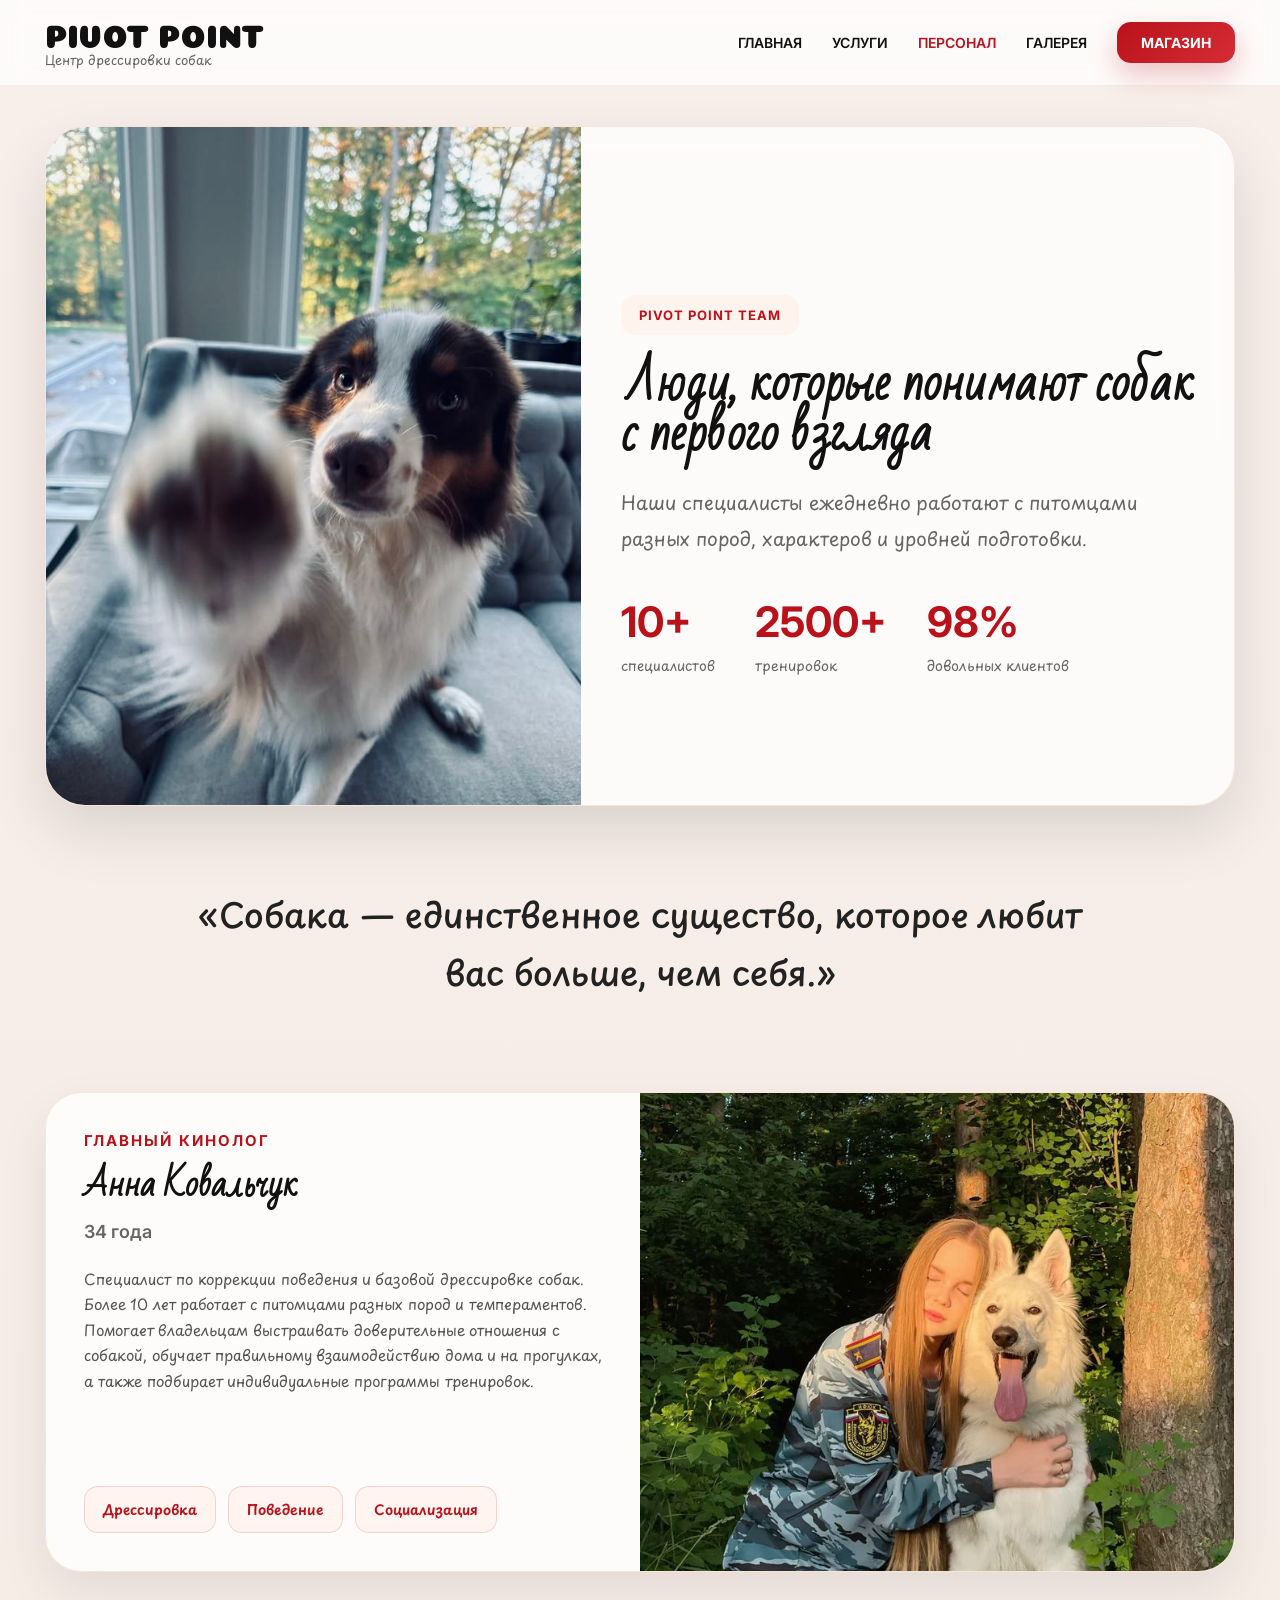
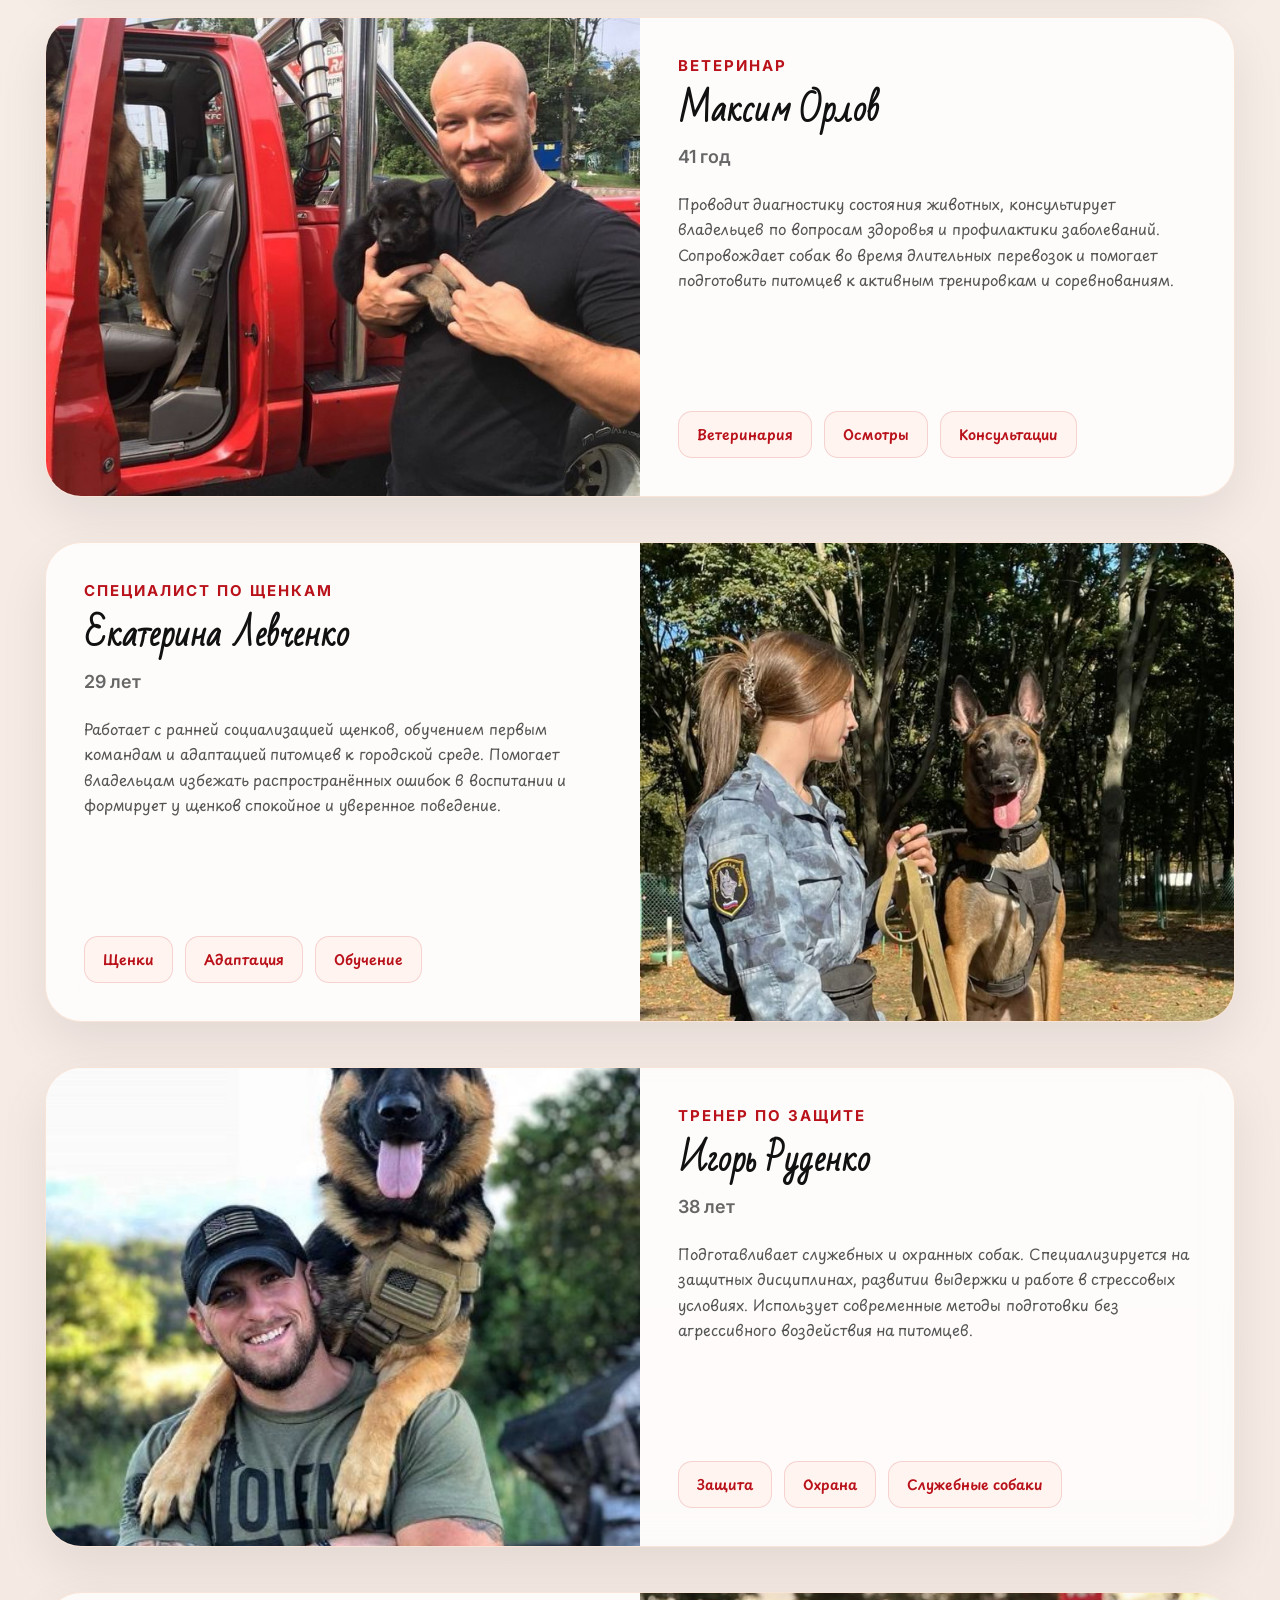
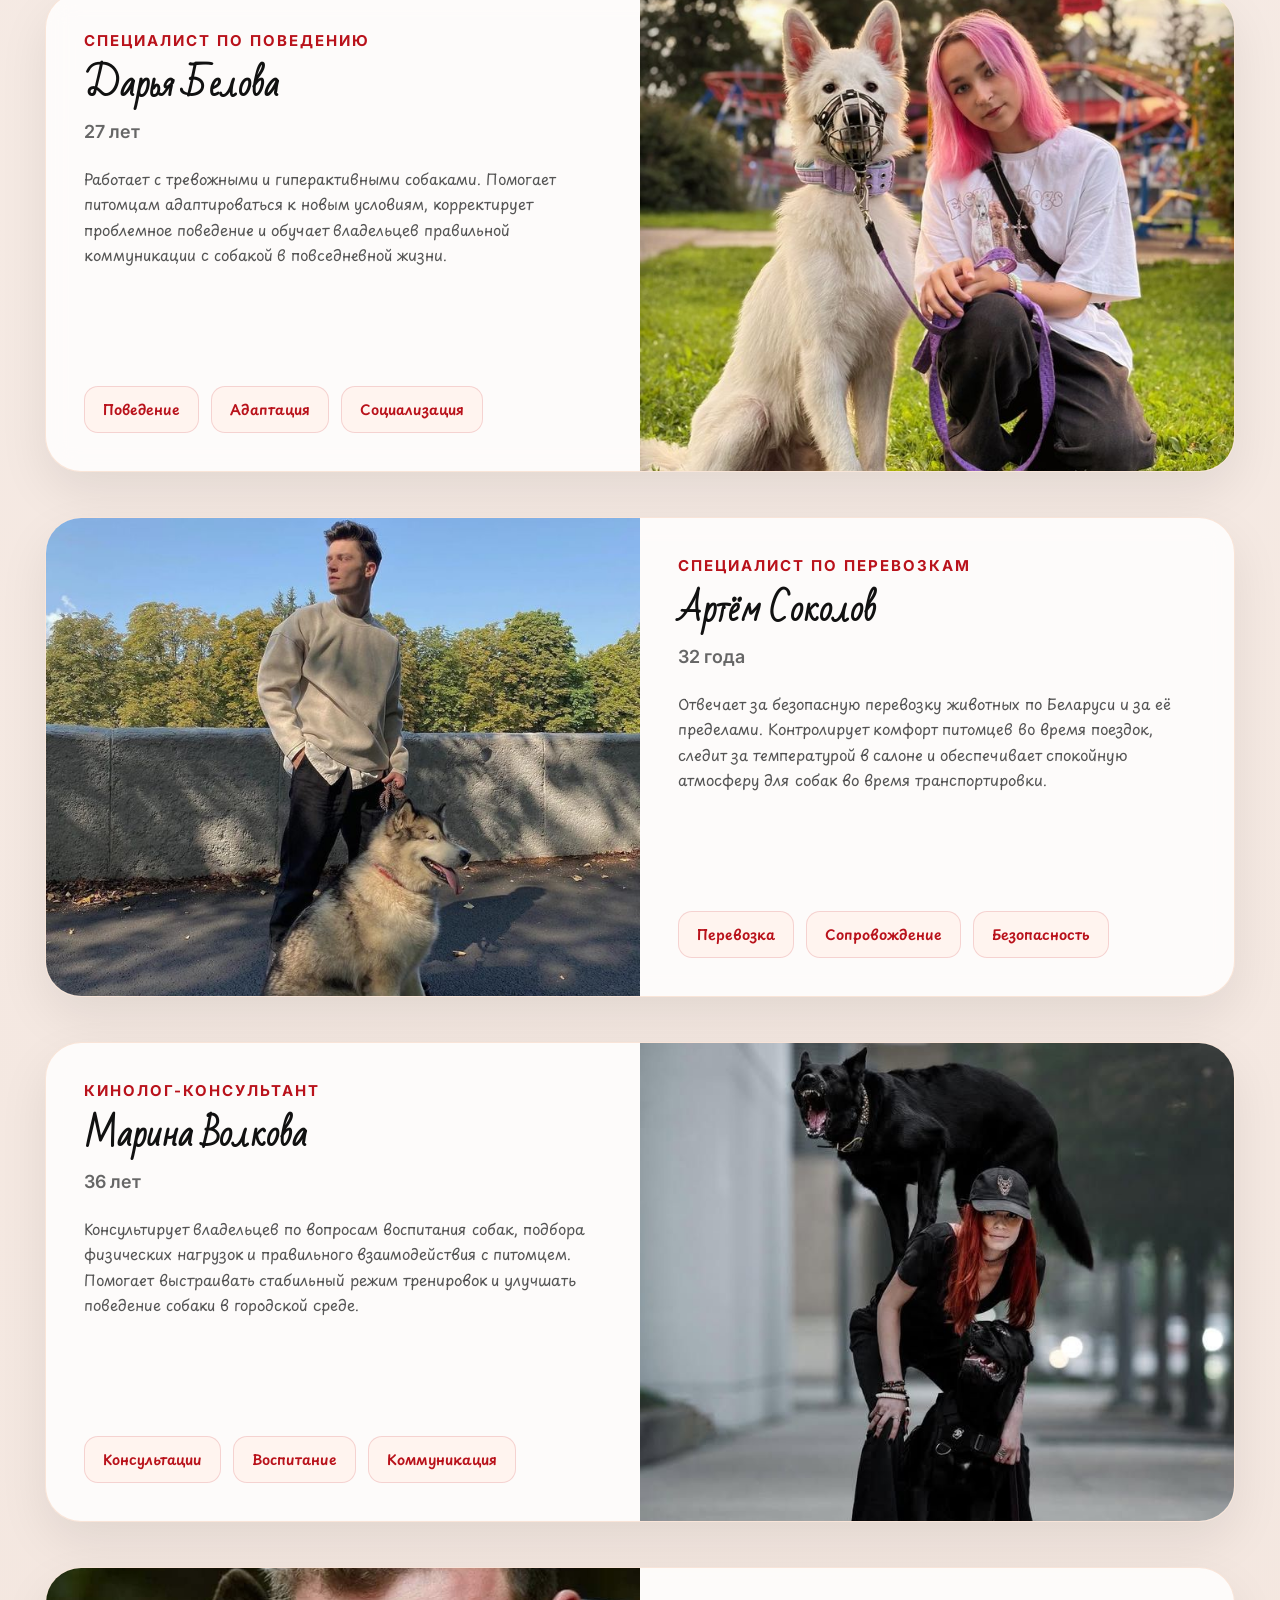
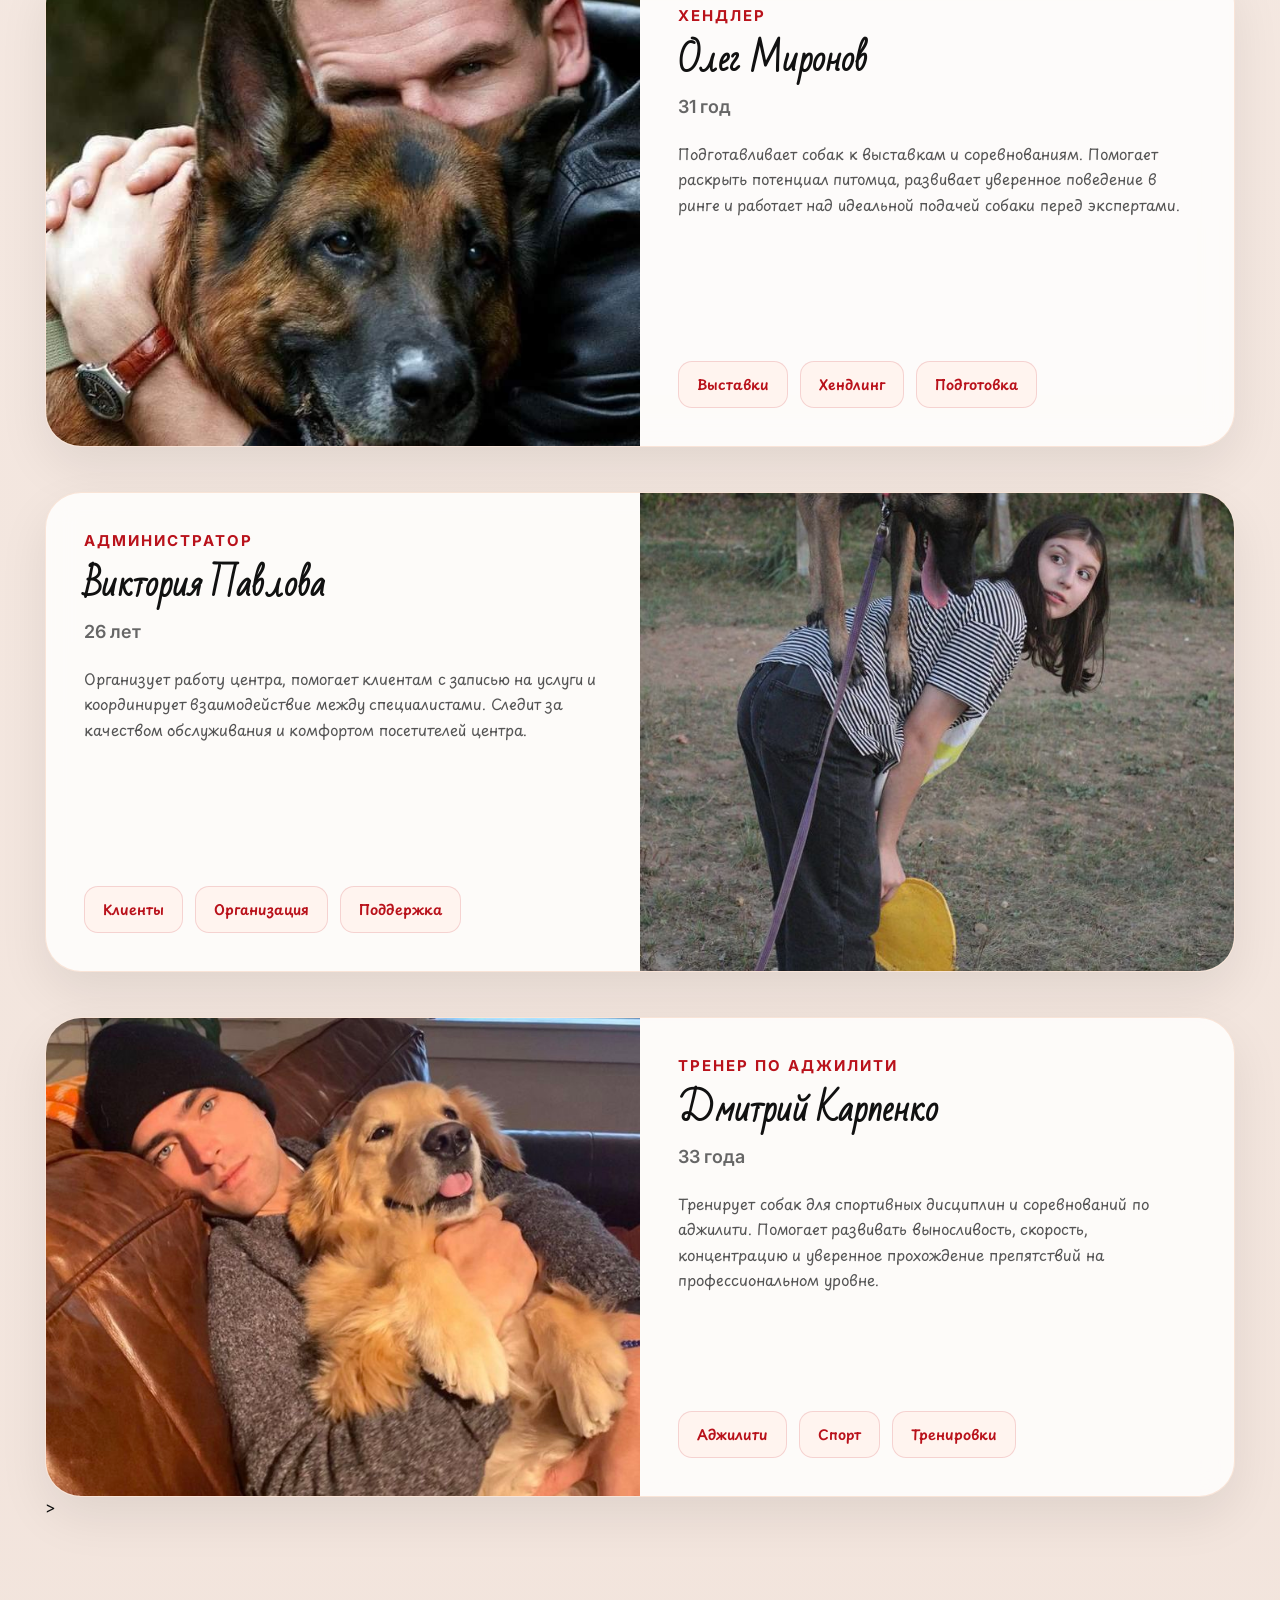
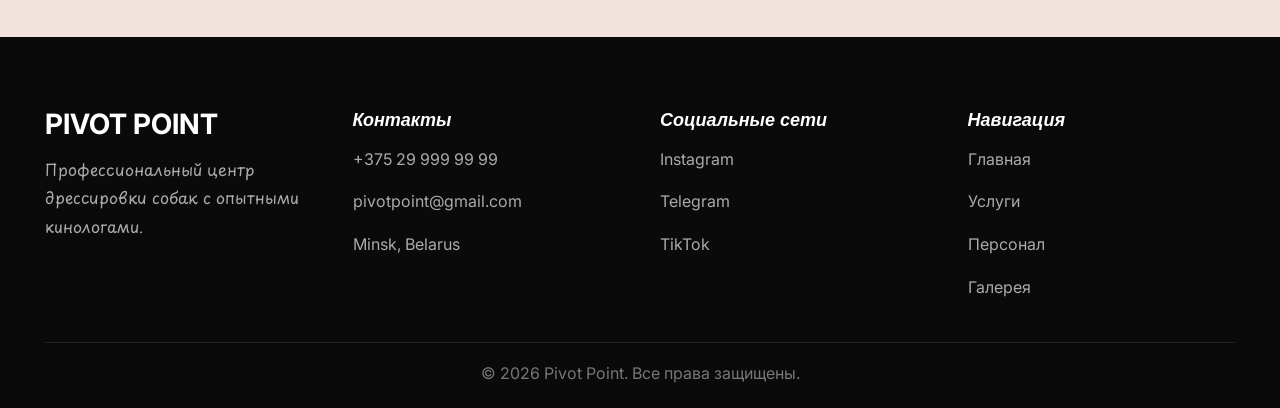
<file: personal.html>
<!DOCTYPE html>
<html lang="ru">
<head>
    <meta charset="UTF-8">
    <meta name="viewport" content="width=device-width, initial-scale=1.0">
    <title>Pivot Point</title>
    <link href="https://fonts.googleapis.com/css2?family=Inter:wght@300;400;500;600;700;800;900&display=swap" rel="stylesheet">
    <link rel="stylesheet" href="css/personal.css">
    <link rel="stylesheet" href="css/fonts.css">
</head>
<body>

<header>
    <div class="logo-text">
        <h1>PIVOT POINT</h1>
        <span>Центр дрессировки собак</span>
    </div>
    <div class="burger" id="burger">
        <span></span>
        <span></span>
        <span></span>
    </div>
    <nav>
        <a href="proba.html">ГЛАВНАЯ</a>
        <a href="services.html">УСЛУГИ</a>
        <a href="personal.html" class="active">ПЕРСОНАЛ</a>
        <a href="gallery.html">ГАЛЕРЕЯ</a>
        <a href="shop.html" class="btn">МАГАЗИН</a>
    </nav>
</header>

<section class="hero">
    <div class="creative-hero">
        <div class="hero-left">
            <img src="IMG/13.jpg" alt="dog">
        </div>
        <div class="hero-right">
            <div class="mini-badge">PIVOT POINT TEAM</div>
            <h2>Люди, которые понимают собак с первого взгляда</h2>
            <p>Наши специалисты ежедневно работают с питомцами разных пород, характеров и уровней подготовки.</p>
            <div class="hero-stats">
                <div><strong>10+</strong><span>специалистов</span></div>
                <div><strong>2500+</strong><span>тренировок</span></div>
                <div><strong>98%</strong><span>довольных клиентов</span></div>
            </div>
        </div>
    </div>
</section>

<div class="quote-block">
    <p>«Собака — единственное существо, которое любит вас больше, чем себя.»</p>
</div>

<section class="staff-section">
    <div class="staff-grid" id="staffGrid"></div> >
</section>

<footer>
    <div class="footer-content">
        <div class="footer-column">
            <h3>PIVOT POINT</h3>
            <p>Профессиональный центр дрессировки собак с опытными кинологами.</p>
        </div>
        <div class="footer-column">
            <h4>Контакты</h4>
            <a href="#">+375 29 999 99 99</a>
            <a href="#">pivotpoint@gmail.com</a>
            <a href="#">Minsk, Belarus</a>
        </div>
        <div class="footer-column">
            <h4>Социальные сети</h4>
            <a href="#">Instagram</a>
            <a href="#">Telegram</a>
            <a href="#">TikTok</a>
        </div>
        <div class="footer-column">
            <h4>Навигация</h4>
            <a href="proba.html">Главная</a>
            <a href="services.html">Услуги</a>
            <a href="personal.html">Персонал</a>
            <a href="gallery.html">Галерея</a>
        </div>
    </div>
    <div class="footer-bottom">© 2026 Pivot Point. Все права защищены.</div>
</footer>
<script src="/js/personal.js"></script>
</body>
</html>
</file>
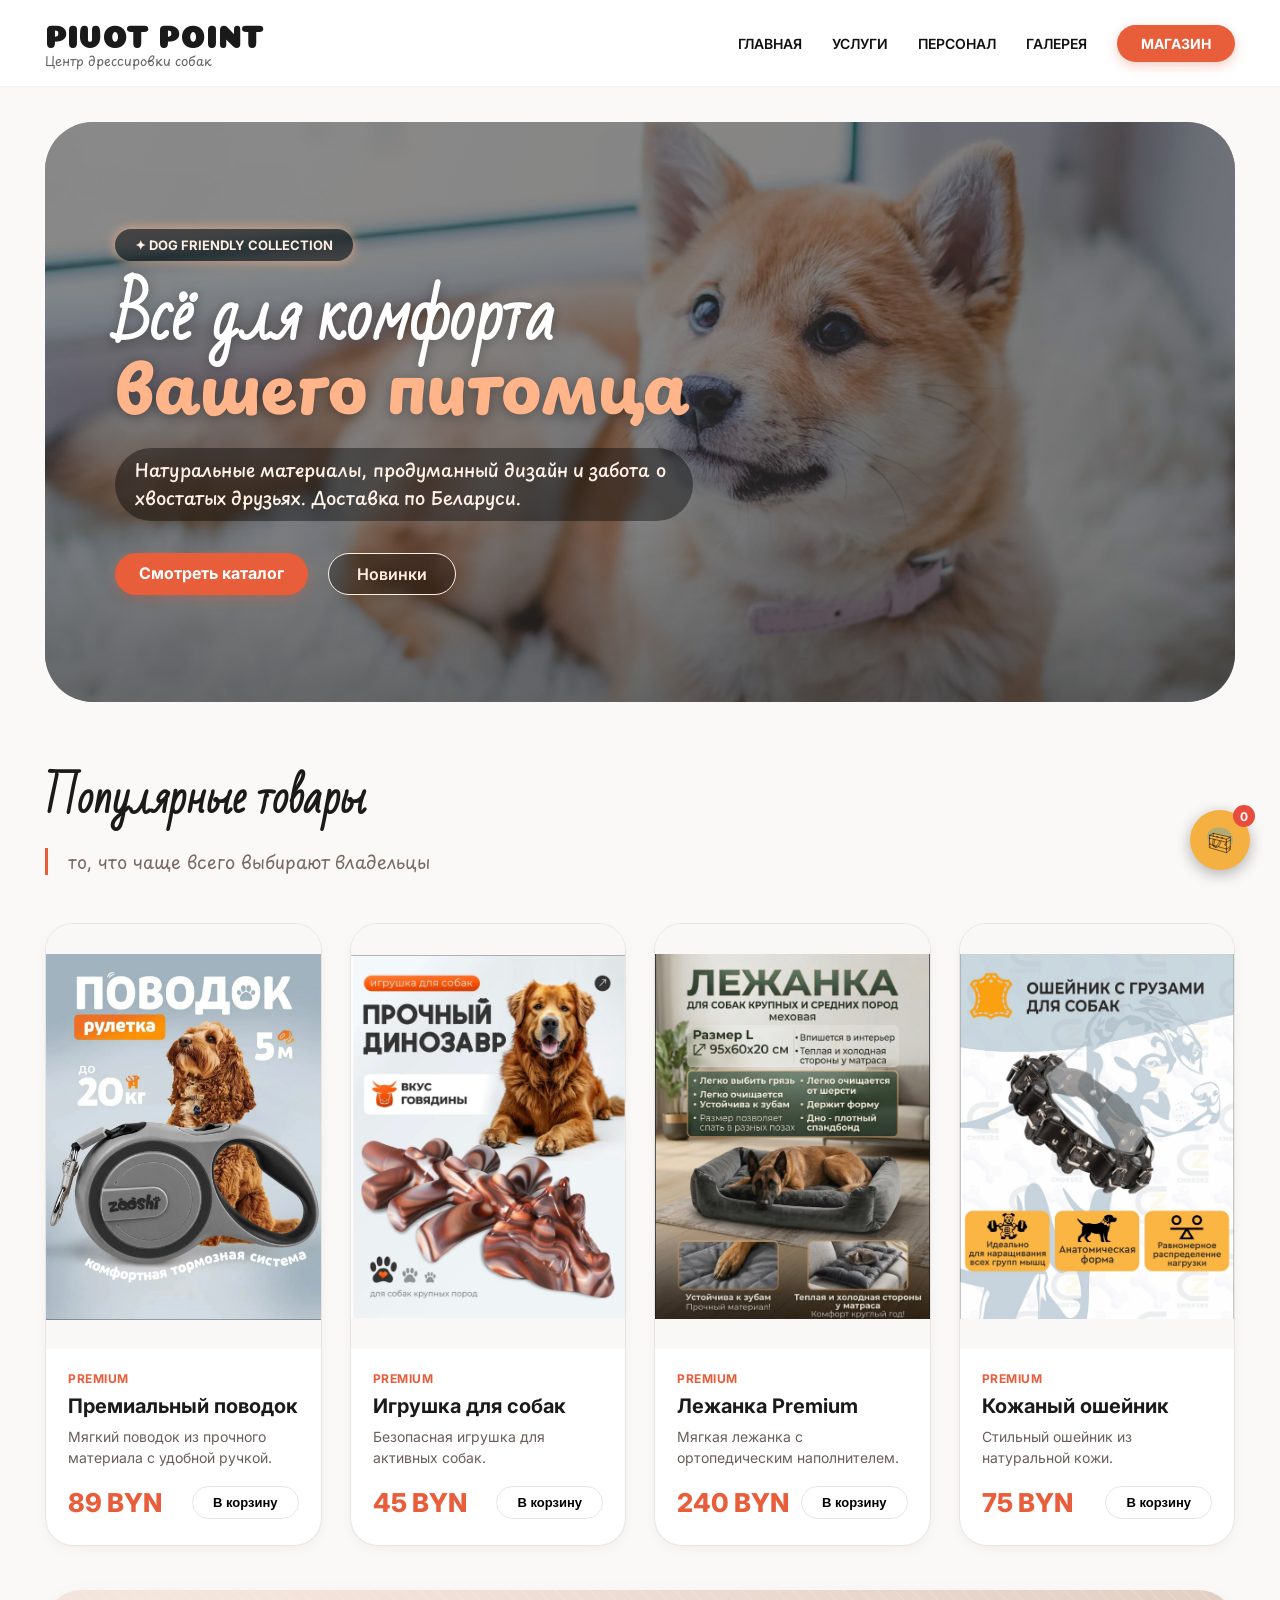
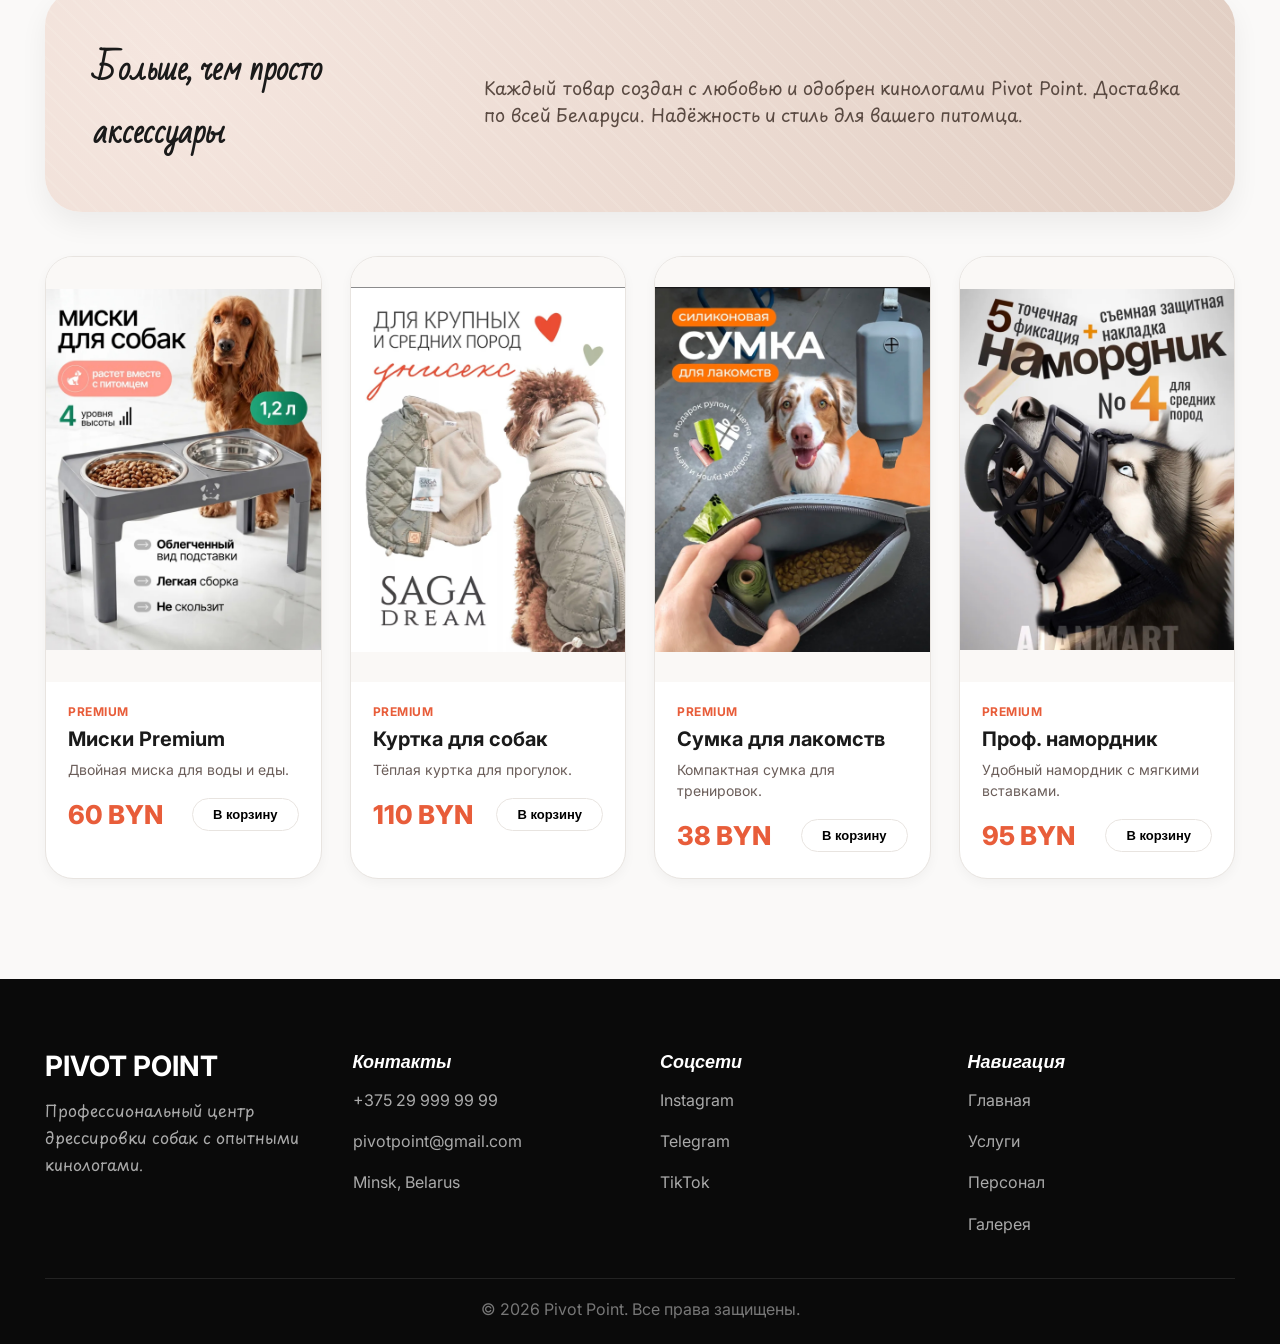
<file: shop.html>
<!DOCTYPE html>
<html lang="ru">
<head>
    <meta charset="UTF-8">
    <meta name="viewport" content="width=device-width, initial-scale=1.0">
    <title>Pivot Point</title>
    <link href="https://fonts.googleapis.com/css2?family=Inter:wght@300;400;500;600;700;800;900&display=swap" rel="stylesheet">
    <link rel="stylesheet" href="css/fonts.css">
    <link rel="stylesheet" href="css/shop.css">
</head>
<body>

<header>
    
    <div class="logo-text">
        
        <h1>PIVOT POINT</h1>

        <span>Центр дрессировки собак</span>
      
    </div>


    <div class="burger" id="burger">
        <span></span><span></span><span></span>
    </div>
    <nav>
        <a href="proba.html">ГЛАВНАЯ</a>
        <a href="services.html">УСЛУГИ</a>
        <a href="personal.html">ПЕРСОНАЛ</a>
        <a href="gallery.html">ГАЛЕРЕЯ</a>
        <a href="shop.html" class="active btn">МАГАЗИН</a>
    </nav>
</header>

<section class="shop-hero">
    <div class="shop-hero-content">
        <div class="shop-badge">✦ DOG FRIENDLY COLLECTION</div>
        <h2>Всё для комфорта <span>вашего питомца</span></h2>
        <p>Натуральные материалы, продуманный дизайн и забота о хвостатых друзьях. Доставка по Беларуси.</p>
        <div class="hero-buttons">
            <a href="#products" class="btn">Смотреть каталог</a>
            <a href="#" class="hero-outline">Новинки</a>
        </div>
        
    </div>

</section>

<section class="shop-section" id="products">
    <h2 class="section-title">Популярные товары</h2>
    <p class="section-sub">то, что чаще всего выбирают владельцы</p>
    <div class="products-grid" id="productsGrid"></div>
</section>

<div class="cart-toggle" id="cartToggle">
    
     <img src="IMG/2.svg" alt="cart" class="cart-svg-default cart-svg">
    <img src="IMG/1.svg" alt="cart" class="cart-svg-hover">
   <div class="cart-count" id="cartCount">0</div>
</div>
<div class="cart-box" id="cartBox">
    <h3>Корзина</h3>
    <div id="cartItems"></div>
    <h2 id="cartTotal">0 BYN</h2>
    <form class="checkout-form" id="checkoutForm">
        <input type="text" placeholder="ФИО" required>
        <input type="text" placeholder="Адрес доставки" required>
        <input type="tel" placeholder="Телефон" required>
        <button class="checkout-btn" type="submit">Оформить заказ</button>
    </form>
</div>

<div class="product-modal" id="productModal">
    <div class="modal-content" id="modalContent"></div>
</div>

<div class="success-modal" id="successModal">
    <div class="success-card">
        <h3>✅ Заказ принят</h3>
        <p>Спасибо! Менеджер свяжется с вами в ближайшее время.</p>
        <button id="closeSuccess">Отлично</button>
    </div>
</div>

<footer>
    <div class="footer-content">
        <div class="footer-column">
            <h3>PIVOT POINT</h3>
            <p>Профессиональный центр дрессировки собак с опытными кинологами.</p>
        </div>
        <div class="footer-column">
            <h4>Контакты</h4>
            <a href="#">+375 29 999 99 99</a>
            <a href="#">pivotpoint@gmail.com</a>
            <a href="#">Minsk, Belarus</a>
        </div>
        <div class="footer-column">
            <h4>Соцсети</h4>
            <a href="#">Instagram</a>
            <a href="#">Telegram</a>
            <a href="#">TikTok</a>
        </div>
        <div class="footer-column">
            <h4>Навигация</h4>
            <a href="proba.html">Главная</a>
            <a href="services.html">Услуги</a>
            <a href="personal.html">Персонал</a>
            <a href="gallery.html">Галерея</a>
        </div>
    </div>
    <div class="footer-bottom">© 2026 Pivot Point. Все права защищены.</div>
</footer>

<script src="js/shop.js"></script>
</body>
</html>
</file>
<file: css/personal.css>
* {
  box-sizing: border-box;
  margin: 0;
  padding: 0;
}

body {
  background: linear-gradient(180deg, #f8efea 0%, #f2e4dc 100%);
  color: #111111;
  font-family: "Inter", sans-serif;
  overflow-x: hidden;
}

header {
  align-items: center;
  backdrop-filter: blur(12px);
  background: rgba(255, 255, 255, 0.75);
  border-bottom: 1px solid rgba(0, 0, 0, 0.05);
  display: flex;
  justify-content: space-between;
  padding: 16px 45px;
  position: sticky;
  top: 0;
  z-index: 1000;
}

.logo-text {
  display: flex;
  flex-direction: column;
}
.logo-text h1 {
  font-size: 30px;
  font-weight: 900;
  letter-spacing: 1px;
}
.logo-text span {
  color: #666;
  font-size: 13px;
}

nav {
  align-items: center;
  display: flex;
  gap: 30px;
}
nav a {
  color: #111;
  font-size: 14px;
  font-weight: 600;
  text-decoration: none;
  transition: 0.3s;
}
nav a:hover {
  color: #b9121b;
}
nav .active {
  color: #b9121b;
}

.btn {
  background: linear-gradient(135deg, #b9121b, #d62c35);
  border-radius: 14px;
  box-shadow: 0 12px 28px rgba(185, 18, 27, 0.25);
  color: white;
  font-weight: 700;
  padding: 12px 24px;
  text-decoration: none;
  transition: 0.3s;
}
.btn:hover {
  color: white;
  transform: translateY(-3px);
}

.burger {
  align-items: center;
  background: white;
  border-radius: 16px;
  box-shadow: 0 10px 24px rgba(0, 0, 0, 0.08);
  cursor: pointer;
  display: none;
  flex-direction: column;
  gap: 5px;
  height: 52px;
  justify-content: center;
  width: 52px;
}
.burger span {
  background: #111;
  border-radius: 10px;
  height: 2px;
  width: 22px;
}

footer {
  background: #0a0a0a;
  color: white;
  padding: 70px 45px 25px;
}

.footer-content {
  display: grid;
  gap: 40px;
  grid-template-columns: repeat(4, 1fr);
  margin: auto;
  max-width: 1400px;
  padding-bottom: 40px;
}

.footer-column {
  display: flex;
  flex-direction: column;
  gap: 14px;
}
.footer-column h3 {
  font-size: 28px;
}
.footer-column h4 {
  font-size: 18px;
}
.footer-column p,
.footer-column a {
  color: #aaa;
  line-height: 1.8;
  text-decoration: none;
}
.footer-column a:hover {
  color: white;
}

.footer-bottom {
  border-top: 1px solid rgba(255, 255, 255, 0.1);
  color: #777;
  padding-top: 20px;
  text-align: center;
}

.hero {
  max-width: 1450px;
  margin: 40px auto;
  padding: 0 45px;
}

.creative-hero {
  background: rgba(255, 255, 255, 0.75);
  border-radius: 40px;
  overflow: hidden;
  display: grid;
  grid-template-columns: 0.9fr 1.1fr;
  height: 680px;
  border: 1px solid rgba(240, 186, 152, 0.35);
  backdrop-filter: blur(14px);
  box-shadow: 0 25px 60px rgba(0, 0, 0, 0.12);
}

.hero-right {
  padding: 40px;
  display: flex;
  flex-direction: column;
  justify-content: center;
  opacity: 0;
  animation: fadeSlideUp 0.8s ease forwards;
}

@keyframes fadeSlideUp {
  from {
    opacity: 0;
    transform: translateY(40px);
  }
  to {
    opacity: 1;
    transform: translateY(0);
  }
}
.mini-badge {
  width: -moz-max-content;
  width: max-content;
  padding: 12px 18px;
  border-radius: 14px;
  background: #fff3ed;
  color: #b9121b;
  font-size: 13px;
  font-weight: 700;
  letter-spacing: 1px;
  margin-bottom: 24px;
}

.hero-right h2 {
  font-size: 48px;
  line-height: 1.05;
  margin-bottom: 24px;
}

.hero-right p {
  color: #666;
  font-size: 19px;
  line-height: 1.9;
  max-width: 620px;
}

.hero-stats {
  display: flex;
  gap: 40px;
  margin-top: 40px;
  opacity: 0;
  animation: fadeSlideUp 0.8s 0.2s ease forwards;
}
.hero-stats div {
  display: flex;
  flex-direction: column;
  gap: 8px;
}
.hero-stats strong {
  font-size: 42px;
  color: #b9121b;
}
.hero-stats span {
  color: #666;
  font-size: 14px;
}

.hero-left {
  position: relative;
}
.hero-left img {
  width: 100%;
  height: 100%;
  -o-object-fit: cover;
     object-fit: cover;
}

.quote-block {
  max-width: 900px;
  margin: 80px auto;
  text-align: center;
  opacity: 0;
  transform: translateY(30px);
  transition: opacity 0.6s ease, transform 0.6s ease;
}
.quote-block.visible {
  opacity: 1;
  transform: translateY(0);
}
.quote-block p {
  font-size: 34px;
  line-height: 1.7;
  color: #222;
  font-weight: 500;
}

.staff-section {
  max-width: 1450px;
  margin: auto;
  padding: 10px 45px 120px;
}

.staff-grid {
  display: flex;
  flex-direction: column;
  gap: 45px;
}

.staff-card {
  background: rgba(255, 255, 255, 0.82);
  border-radius: 36px;
  overflow: hidden;
  display: grid;
  grid-template-columns: 1fr 1fr;
  height: 480px;
  border: 1px solid rgba(240, 186, 152, 0.35);
  backdrop-filter: blur(14px);
  box-shadow: 0 20px 50px rgba(0, 0, 0, 0.08);
  transition: all 0.35s cubic-bezier(0.2, 0.9, 0.4, 1.1);
  opacity: 0;
  transform: translateY(30px);
}
.staff-card.visible {
  opacity: 1;
  transform: translateY(0);
}
.staff-card:hover {
  transform: translateY(-8px);
  box-shadow: 0 30px 70px rgba(0, 0, 0, 0.14);
}
.staff-card.reverse .staff-photo {
  order: 2;
}
.staff-card.reverse .staff-content {
  order: 1;
}

.staff-photo {
  position: relative;
  overflow: hidden;
  height: 100%;
}
.staff-photo img {
  width: 100%;
  height: 100%;
  -o-object-fit: cover;
     object-fit: cover;
  transition: 0.5s;
}

.staff-card:hover img {
  transform: scale(1.05);
}

.staff-content {
  padding: 38px;
  height: 100%;
  display: flex;
  flex-direction: column;
  justify-content: center;
}

.staff-role {
  color: #b9121b;
  font-size: 15px;
  font-weight: 700;
  letter-spacing: 2px;
  margin-bottom: 16px;
}

.staff-content h2 {
  font-size: 34px;
  margin-bottom: 18px;
  line-height: 1.1;
}

.staff-age {
  font-size: 18px;
  color: #666;
  margin-bottom: 24px;
  font-weight: 600;
}

.staff-content p {
  color: #555;
  line-height: 1.7;
  font-size: 15px;
  overflow: hidden;
  margin-bottom: 28px;
  display: -webkit-box;
  -webkit-box-orient: vertical;
}

.staff-tags {
  display: flex;
  margin-top: auto;
  flex-wrap: wrap;
  gap: 12px;
}
.staff-tags span {
  background: #fff4ef;
  border: 1px solid rgba(185, 18, 27, 0.15);
  padding: 12px 18px;
  border-radius: 14px;
  font-size: 14px;
  font-weight: 600;
  color: #b9121b;
}

@media (max-width: 1100px) {
  .staff-card,
  .staff-card.reverse {
    grid-template-columns: 1fr;
    height: auto;
  }
  .staff-card.reverse .staff-photo, .staff-card.reverse .staff-content {
    order: unset;
  }
  .staff-photo {
    height: 380px;
  }
  .staff-content {
    padding: 35px 28px;
  }
  .staff-content h2 {
    font-size: 32px;
  }
  .staff-content p {
    font-size: 15px;
  }
}
@media (max-width: 1000px) {
  .creative-hero {
    grid-template-columns: 1fr;
    height: auto;
  }
  .hero-left {
    height: 420px;
  }
  .hero-right {
    padding: 40px 30px;
  }
  .hero-right h2 {
    font-size: 40px;
  }
  .hero-right p {
    font-size: 17px;
  }
  .hero-stats {
    flex-wrap: wrap;
    gap: 24px;
  }
  .footer-content {
    grid-template-columns: repeat(2, 1fr);
    gap: 30px;
  }
}
@media (max-width: 768px) {
  header {
    padding: 16px 20px;
  }
  .logo-text h1 {
    font-size: 22px;
  }
  .logo-text span {
    font-size: 11px;
  }
  .burger {
    display: flex;
  }
  nav {
    align-items: flex-start;
    background: white;
    box-shadow: 0 15px 35px rgba(0, 0, 0, 0.08);
    display: none;
    flex-direction: column;
    gap: 20px;
    left: 0;
    padding: 25px;
    position: absolute;
    top: 90px;
    width: 100%;
  }
  nav.active {
    display: flex;
  }
  nav a {
    font-size: 14px;
  }
  .btn {
    text-align: center;
    width: 100%;
  }
  .hero {
    padding: 0 20px;
    margin: 25px auto;
  }
  .hero-left {
    height: 300px;
  }
  .hero-right {
    padding: 28px 22px;
  }
  .hero-right h2 {
    font-size: 32px;
    line-height: 1.15;
  }
  .hero-right p {
    font-size: 15px;
    line-height: 1.7;
  }
  .mini-badge {
    font-size: 11px;
    padding: 10px 14px;
  }
  .hero-stats {
    gap: 18px;
    margin-top: 28px;
  }
  .hero-stats strong {
    font-size: 30px;
  }
  .hero-stats span {
    font-size: 12px;
  }
  .quote-block {
    margin: 55px auto;
    padding: 0 20px;
  }
  .quote-block p {
    font-size: 24px;
    line-height: 1.5;
  }
  .staff-section {
    padding: 10px 20px 80px;
  }
  .staff-grid {
    gap: 28px;
  }
  .staff-card {
    border-radius: 26px;
    height: auto;
  }
  .staff-photo {
    height: 260px;
  }
  .staff-content {
    padding: 24px 20px;
  }
  .staff-content h2 {
    font-size: 24px;
    margin-bottom: 14px;
  }
  .staff-role {
    font-size: 12px;
    letter-spacing: 1px;
  }
  .staff-age {
    font-size: 15px;
    margin-bottom: 18px;
  }
  .staff-content p {
    font-size: 14px;
    line-height: 1.7;
    margin-bottom: 22px;
  }
  .staff-tags {
    gap: 10px;
  }
  .staff-tags span {
    padding: 10px 14px;
    font-size: 12px;
  }
  footer {
    padding: 45px 14px 20px;
  }
  .footer-content {
    gap: 24px;
    grid-template-columns: 1fr 1fr;
    padding-bottom: 24px;
  }
  .footer-column h3 {
    font-size: 20px;
  }
  .footer-column h4 {
    font-size: 15px;
  }
  .footer-column p, .footer-column a {
    font-size: 13px;
    line-height: 1.6;
  }
  .footer-bottom {
    font-size: 12px;
  }
}
@media (max-width: 480px) {
  .hero-right h2 {
    font-size: 28px;
  }
  .hero-left {
    height: 200px;
  }
  .staff-photo {
    height: 220px;
  }
}/*# sourceMappingURL=personal.css.map */
</file>
<file: css/fonts.css>
@import url("https://fonts.googleapis.com/css2?family=Coiny&display=swap");
@import url("https://fonts.googleapis.com/css2?family=Bad+Script&display=swap");
@import url("https://fonts.googleapis.com/css2?family=Playpen+Sans:wght@100..800&display=swap");
h1 {
  font-family: "coiny", sans-serif;
}

h2 {
  font-family: "bad script", sans-serif;
}

p {
  font-family: "playpen sans", sans-serif;
}

span {
  font-family: "playpen sans", sans-serif;
  font-weight: 400px;
}

h4 {
  font-family: "coiny", sans-serif;
  font-style: italic;
}/*# sourceMappingURL=fonts.css.map */
</file>
<file: css/shop.css>
@charset "UTF-8";
* {
  margin: 0;
  padding: 0;
  box-sizing: border-box;
}

html {
  scroll-behavior: smooth;
}

body {
  font-family: "Inter", sans-serif;
  background: #faf9f8;
  color: #1a1a1a;
  overflow-x: hidden;
}

header {
  align-items: center;
  backdrop-filter: blur(12px);
  background: rgba(255, 255, 255, 0.92);
  border-bottom: 1px solid rgba(0, 0, 0, 0.05);
  display: flex;
  justify-content: space-between;
  padding: 16px 45px;
  position: sticky;
  top: 0;
  z-index: 1000;
}

.logo-text h1 {
  font-size: 30px;
  font-weight: 900;
  letter-spacing: 1px;
}
.logo-text span {
  color: #666;
  font-size: 13px;
}
.logo-text img {
  width: 50px;
  height: 50px;
  cursor: pointer;
}

nav {
  align-items: center;
  display: flex;
  gap: 30px;
}
nav a {
  color: #111;
  font-size: 14px;
  font-weight: 600;
  text-decoration: none;
  transition: 0.3s;
}
nav a:hover {
  color: #e85d3a;
}
nav .active {
  color: white;
}

.btn {
  background: #e85d3a;
  border-radius: 40px;
  box-shadow: 0 4px 12px rgba(232, 93, 58, 0.3);
  color: white;
  font-weight: 700;
  padding: 10px 24px;
  text-decoration: none;
  transition: 0.3s;
}
.btn:hover {
  background: #c13b1a;
  transform: translateY(-2px);
  color: white;
}

.burger {
  align-items: center;
  background: white;
  border-radius: 16px;
  cursor: pointer;
  display: none;
  flex-direction: column;
  gap: 5px;
  height: 52px;
  justify-content: center;
  width: 52px;
  box-shadow: 0 4px 12px rgba(0, 0, 0, 0.05);
}
.burger span {
  background: #111;
  border-radius: 10px;
  height: 2px;
  width: 22px;
}

.shop-hero {
  position: relative;
  min-height: 580px;
  border-radius: 48px;
  margin: 35px 45px;
  max-width: calc(100% - 90px);
  display: flex;
  align-items: center;
  padding: 60px 70px;
  background: linear-gradient(115deg, #2b2b2b 0%, #1e1a18 100%);
  overflow: hidden;
}
.shop-hero::before {
  content: "";
  position: absolute;
  inset: 0;
  background: url("../IMG/shopp.jpeg") center/cover no-repeat;
  opacity: 0.45;
  pointer-events: none;
}
.shop-hero::after {
  content: "";
  position: absolute;
  bottom: 0;
  left: 0;
  width: 100%;
  height: 30%;
  background: linear-gradient(0deg, rgba(0, 0, 0, 0.2), transparent);
  pointer-events: none;
}

.shop-hero-content {
  position: relative;
  z-index: 2;
  max-width: 55%;
  animation: fadeSlideUp 0.8s ease;
}

@keyframes fadeSlideUp {
  from {
    opacity: 0;
    transform: translateY(40px);
  }
  to {
    opacity: 1;
    transform: translateY(0);
  }
}
.shop-badge {
  display: inline-block;
  padding: 8px 20px;
  border-radius: 60px;
  background: rgba(0, 0, 0, 0.5);
  backdrop-filter: blur(6px);
  font-size: 13px;
  font-weight: 700;
  color: #ffefe3;
  margin-bottom: 22px;
  box-shadow: 0 0 12px rgba(255, 180, 130, 0.8);
  transition: box-shadow 0.3s ease;
}
.shop-badge:hover {
  box-shadow: 0 0 20px rgb(255, 180, 130);
}

.shop-hero h2 {
  font-size: 66px;
  line-height: 1.05;
  margin-bottom: 20px;
  font-weight: 800;
  color: #ffffff;
  text-shadow: 0 2px 12px rgba(0, 0, 0, 0.3);
}
.shop-hero h2 span {
  color: #ffb48a;
}

.shop-hero p {
  font-size: 18px;
  line-height: 1.6;
  color: #fff1e6;
  font-weight: 500;
  margin-bottom: 32px;
  background: rgba(0, 0, 0, 0.4);
  display: inline-block;
  padding: 8px 20px;
  border-radius: 60px;
  backdrop-filter: blur(4px);
}

.hero-buttons {
  display: flex;
  gap: 20px;
  flex-wrap: wrap;
}

.hero-outline {
  padding: 10px 28px;
  border-radius: 40px;
  border: 1px solid #ffefe3;
  color: #ffefe3;
  text-decoration: none;
  font-weight: 600;
  background: rgba(0, 0, 0, 0.3);
  backdrop-filter: blur(4px);
  transition: 0.2s;
}
.hero-outline:hover {
  background: white;
  color: #2b2b2b;
  border-color: white;
  transform: translateY(-2px);
}

.shop-section {
  max-width: 1450px;
  margin: auto;
  padding: 20px 45px 100px;
}

.section-title {
  font-size: 42px;
  margin-bottom: 8px;
  font-weight: 800;
  opacity: 0;
  transform: translateY(20px);
  transition: opacity 0.6s ease, transform 0.6s ease;
}
.section-title.visible {
  opacity: 1;
  transform: translateY(0);
}

.section-sub {
  color: #7a6a64;
  font-size: 18px;
  margin-bottom: 48px;
  border-left: 3px solid #e85d3a;
  padding-left: 20px;
  opacity: 0;
  transform: translateY(15px);
  transition: opacity 0.6s 0.1s ease, transform 0.6s 0.1s ease;
}
.section-sub.visible {
  opacity: 1;
  transform: translateY(0);
}

.products-grid {
  display: grid;
  grid-template-columns: repeat(4, 1fr);
  gap: 28px;
}

.product-card {
  background: #ffffff;
  border-radius: 28px;
  overflow: hidden;
  cursor: pointer;
  box-shadow: 0 4px 12px rgba(0, 0, 0, 0.04);
  border: 1px solid #e8e4e0;
  opacity: 0;
  transform: translateY(30px);
  transition: opacity 0.5s ease, transform 0.5s ease, box-shadow 0.3s, background 0.3s;
}
.product-card.visible {
  opacity: 1;
  transform: translateY(0);
}
.product-card:hover {
  transform: translateY(-8px) scale(1.02);
  background: linear-gradient(145deg, #fff8f5, #ffeae3);
  box-shadow: 0 25px 40px -12px rgba(0, 0, 0, 0.2);
  border-color: #ff7e5e;
}
.product-card:hover .price {
  color: #c13b1a;
  text-shadow: 0 2px 4px rgba(232, 93, 58, 0.15);
}
.product-card:hover .add-cart {
  background: #e85d3a;
  color: white;
  border-color: #e85d3a;
  transform: scale(1.02);
}
.product-card:hover .product-title {
  color: #c13b1a;
}

.product-image {
  height: 425px;
  overflow: hidden;
  background: #f5f3f0;
  display: flex;
  align-items: center;
  justify-content: center;
}
.product-image img {
  width: 100%;
  height: 100%;
  -o-object-fit: contain;
     object-fit: contain;
  background: #faf8f6;
}

.product-info {
  padding: 22px 22px 26px;
}

.product-category {
  font-size: 12px;
  font-weight: 700;
  color: #e85d3a;
  letter-spacing: 0.5px;
  margin-bottom: 8px;
  text-transform: uppercase;
}

.product-title {
  font-size: 20px;
  font-weight: 700;
  margin-bottom: 8px;
  transition: 0.2s;
}

.product-desc {
  color: #6b5e5a;
  font-size: 14px;
  line-height: 1.5;
  margin-bottom: 18px;
  display: -webkit-box;
  -webkit-box-orient: vertical;
  overflow: hidden;
}

.product-bottom {
  display: flex;
  justify-content: space-between;
  align-items: center;
}

.price {
  font-size: 26px;
  font-weight: 800;
  color: #e85d3a;
  transition: 0.2s;
}

.add-cart {
  border: 1px solid #e8e4e0;
  background: white;
  padding: 8px 20px;
  border-radius: 60px;
  font-weight: 600;
  font-size: 13px;
  cursor: pointer;
  transition: all 0.2s;
}

.wide-banner {
  grid-column: 1/-1;
  border-radius: 36px;
  padding: 48px;
  margin: 16px 0;
  background: radial-gradient(circle at 10% 30%, #f5e6df, #e2cfc4);
  box-shadow: 0 12px 28px rgba(0, 0, 0, 0.06);
  position: relative;
  overflow: hidden;
  opacity: 0;
  transform: translateX(-20px);
  transition: opacity 0.7s ease, transform 0.7s ease;
}
.wide-banner.visible {
  opacity: 1;
  transform: translateX(0);
}
.wide-banner::before {
  content: "";
  position: absolute;
  top: -30%;
  left: -10%;
  width: 120%;
  height: 160%;
  background: repeating-linear-gradient(45deg, rgba(255, 255, 245, 0.1) 0px, rgba(255, 255, 245, 0.1) 2px, transparent 2px, transparent 12px);
  pointer-events: none;
}

.banner-content {
  display: flex;
  gap: 40px;
  align-items: center;
  flex-wrap: wrap;
  position: relative;
  z-index: 2;
}
.banner-content h2 {
  font-size: 32px;
  font-weight: 800;
  flex: 1;
}
.banner-content p {
  font-size: 18px;
  color: #5a4a42;
  flex: 2;
}

.cart-toggle {
  position: fixed;
  bottom: 30px;
  right: 30px;
  background: #F5B042;
  width: 60px;
  height: 60px;
  border-radius: 50%;
  display: flex;
  align-items: center;
  justify-content: center;
  cursor: pointer;
  z-index: 1000;
  transition: all 0.3s ease;
  box-shadow: 0 4px 15px rgba(0, 0, 0, 0.3);
}
.cart-toggle:hover {
  transform: scale(1.05);
  background: #ff7e5e;
}

.cart-svg {
  width: 32px;
  height: 32px;
  transition: opacity 0.2s ease;
}

.cart-svg-hover {
  display: none;
  width: 32px;
  height: 32px;
}

/* При наведении скрываем первую и показываем вторую */
.cart-toggle:hover .cart-svg-default {
  display: none;
}

.cart-toggle:hover .cart-svg-hover {
  display: block;
}

.cart-count {
  position: absolute;
  top: -5px;
  right: -5px;
  background: #e74c3c;
  color: white;
  border-radius: 50%;
  width: 22px;
  height: 22px;
  display: flex;
  align-items: center;
  justify-content: center;
  font-size: 12px;
  font-weight: bold;
  font-family: "Inter", sans-serif;
}

.cart-box {
  display: none;
  position: fixed;
  right: 28px;
  bottom: 110px;
  width: 380px;
  max-height: 540px;
  overflow: auto;
  z-index: 2200;
  background: #ffffff;
  border-radius: 36px;
  padding: 28px;
  box-shadow: 0 25px 50px rgba(0, 0, 0, 0.12);
  border: 1px solid #ede5e0;
}

.cart-item {
  display: flex;
  justify-content: space-between;
  margin-bottom: 16px;
  padding-bottom: 14px;
  border-bottom: 1px solid #f0e2dc;
}

.qty-btn {
  width: 30px;
  height: 30px;
  border: none;
  border-radius: 50%;
  background: #f0e8e4;
  font-weight: 800;
  cursor: pointer;
}

.checkout-form input {
  width: 100%;
  padding: 14px 18px;
  border: 1px solid #e8dfda;
  border-radius: 60px;
  margin-bottom: 12px;
}

.checkout-btn {
  background: #e85d3a;
  border: none;
  padding: 14px;
  border-radius: 60px;
  color: white;
  font-weight: 700;
  cursor: pointer;
  width: 100%;
}

.product-modal {
  position: fixed;
  inset: 0;
  background: rgba(0, 0, 0, 0.8);
  display: none;
  align-items: center;
  justify-content: center;
  z-index: 5000;
  padding: 24px;
}
.product-modal.active {
  display: flex;
}

.modal-content {
  width: 100%;
  max-width: 980px;
  background: white;
  border-radius: 44px;
  overflow: hidden;
  display: grid;
  grid-template-columns: 1fr 1fr;
  position: relative;
  max-height: 88vh;
  animation: modalScale 0.25s ease;
}

@keyframes modalScale {
  from {
    opacity: 0;
    transform: scale(0.96);
  }
  to {
    opacity: 1;
    transform: scale(1);
  }
}
.modal-gallery {
  background: #fcfaf8;
  padding: 28px 20px;
  display: flex;
  flex-direction: column;
  align-items: center;
  position: relative;
}

.main-img {
  width: 100%;
  max-height: 460px;
  -o-object-fit: contain;
     object-fit: contain;
}

.thumbnails {
  display: flex;
  gap: 12px;
  margin-top: 24px;
  justify-content: center;
}

.thumb {
  width: 64px;
  height: 64px;
  -o-object-fit: cover;
     object-fit: cover;
  border-radius: 16px;
  cursor: pointer;
  border: 2px solid transparent;
}
.thumb.active-thumb {
  border-color: #e85d3a;
}

.slide-btn {
  position: absolute;
  top: 50%;
  transform: translateY(-50%);
  background: rgba(0, 0, 0, 0.4);
  border: none;
  color: white;
  width: 44px;
  height: 44px;
  border-radius: 60px;
  font-size: 28px;
  cursor: pointer;
  z-index: 15;
}
.slide-btn:hover {
  background: #e85d3a;
}

.slide-left {
  left: 12px;
}

.slide-right {
  right: 12px;
}

.modal-info {
  padding: 44px 40px;
  overflow-y: auto;
}
.modal-info h2 {
  font-size: 38px;
  margin-bottom: 16px;
}

.modal-price {
  font-size: 32px;
  font-weight: 800;
  color: #e85d3a;
  margin-bottom: 24px;
}

.modal-text {
  font-size: 15px;
  line-height: 1.7;
  margin-bottom: 32px;
  color: #4a3e3b;
}

.features {
  display: flex;
  flex-direction: column;
  gap: 12px;
}

.feature {
  background: #f8f4f2;
  padding: 12px 20px;
  border-radius: 60px;
  font-size: 14px;
}

.close-modal {
  position: absolute;
  top: 20px;
  right: 20px;
  background: white;
  border: none;
  width: 44px;
  height: 44px;
  border-radius: 50%;
  font-size: 26px;
  cursor: pointer;
  z-index: 25;
  box-shadow: 0 4px 12px rgba(0, 0, 0, 0.1);
}

.success-modal {
  position: fixed;
  inset: 0;
  background: rgba(0, 0, 0, 0.7);
  display: none;
  align-items: center;
  justify-content: center;
  z-index: 6000;
}
.success-modal.active {
  display: flex;
}

.success-card {
  background: white;
  max-width: 380px;
  padding: 48px 32px;
  text-align: center;
  border-radius: 52px;
}
.success-card h3 {
  color: #e85d3a;
  margin-bottom: 16px;
}
.success-card button {
  background: #e85d3a;
  border: none;
  padding: 12px 32px;
  border-radius: 60px;
  color: white;
  font-weight: 700;
  margin-top: 24px;
  cursor: pointer;
}

footer {
  background: #0a0a0a;
  color: white;
  padding: 70px 45px 25px;
}

.footer-content {
  max-width: 1400px;
  margin: auto;
  display: grid;
  grid-template-columns: repeat(4, 1fr);
  gap: 40px;
  padding-bottom: 40px;
}

.footer-column {
  display: flex;
  flex-direction: column;
  gap: 14px;
}
.footer-column h3 {
  font-size: 28px;
}
.footer-column h4 {
  font-size: 18px;
}
.footer-column p, .footer-column a {
  color: #aaa;
  text-decoration: none;
  line-height: 1.7;
}
.footer-column a:hover {
  color: white;
}

.footer-bottom {
  border-top: 1px solid rgba(255, 255, 255, 0.1);
  padding-top: 20px;
  text-align: center;
  color: #777;
}

@media (max-width: 1200px) {
  .products-grid {
    grid-template-columns: repeat(2, 1fr);
  }
  .modal-content {
    grid-template-columns: 1fr;
  }
}
@media (max-width: 1000px) {
  .footer-content {
    grid-template-columns: repeat(2, 1fr);
    gap: 30px;
  }
}
@media (max-width: 768px) {
  header {
    padding: 16px 20px;
  }
  .burger {
    display: flex;
  }
  nav {
    position: absolute;
    top: 90px;
    left: 0;
    width: 100%;
    background: white;
    flex-direction: column;
    padding: 25px;
    gap: 20px;
    display: none;
    box-shadow: 0 15px 35px rgba(0, 0, 0, 0.08);
  }
  nav.active {
    display: flex;
  }
  .shop-hero {
    margin: 20px;
    padding: 40px 28px;
    min-height: 480px;
    max-width: calc(100% - 40px);
  }
  .shop-hero-content {
    max-width: 100%;
  }
  .shop-hero h1 {
    font-size: 46px;
  }
  .shop-section {
    padding: 20px;
  }
  .products-grid {
    grid-template-columns: 1fr;
  }
  .cart-box {
    width: 90%;
    right: 5%;
    bottom: 100px;
  }
  .product-image {
    height: 320px;
  }
  footer {
    padding: 45px 14px 20px;
  }
  .footer-content {
    gap: 24px;
    grid-template-columns: 1fr 1fr;
    padding-bottom: 24px;
  }
  .footer-column h3 {
    font-size: 20px;
  }
  .footer-column h4 {
    font-size: 15px;
  }
  .footer-column p, .footer-column a {
    font-size: 13px;
    line-height: 1.6;
  }
  .footer-bottom {
    font-size: 12px;
  }
}/*# sourceMappingURL=shop.css.map */
</file>
